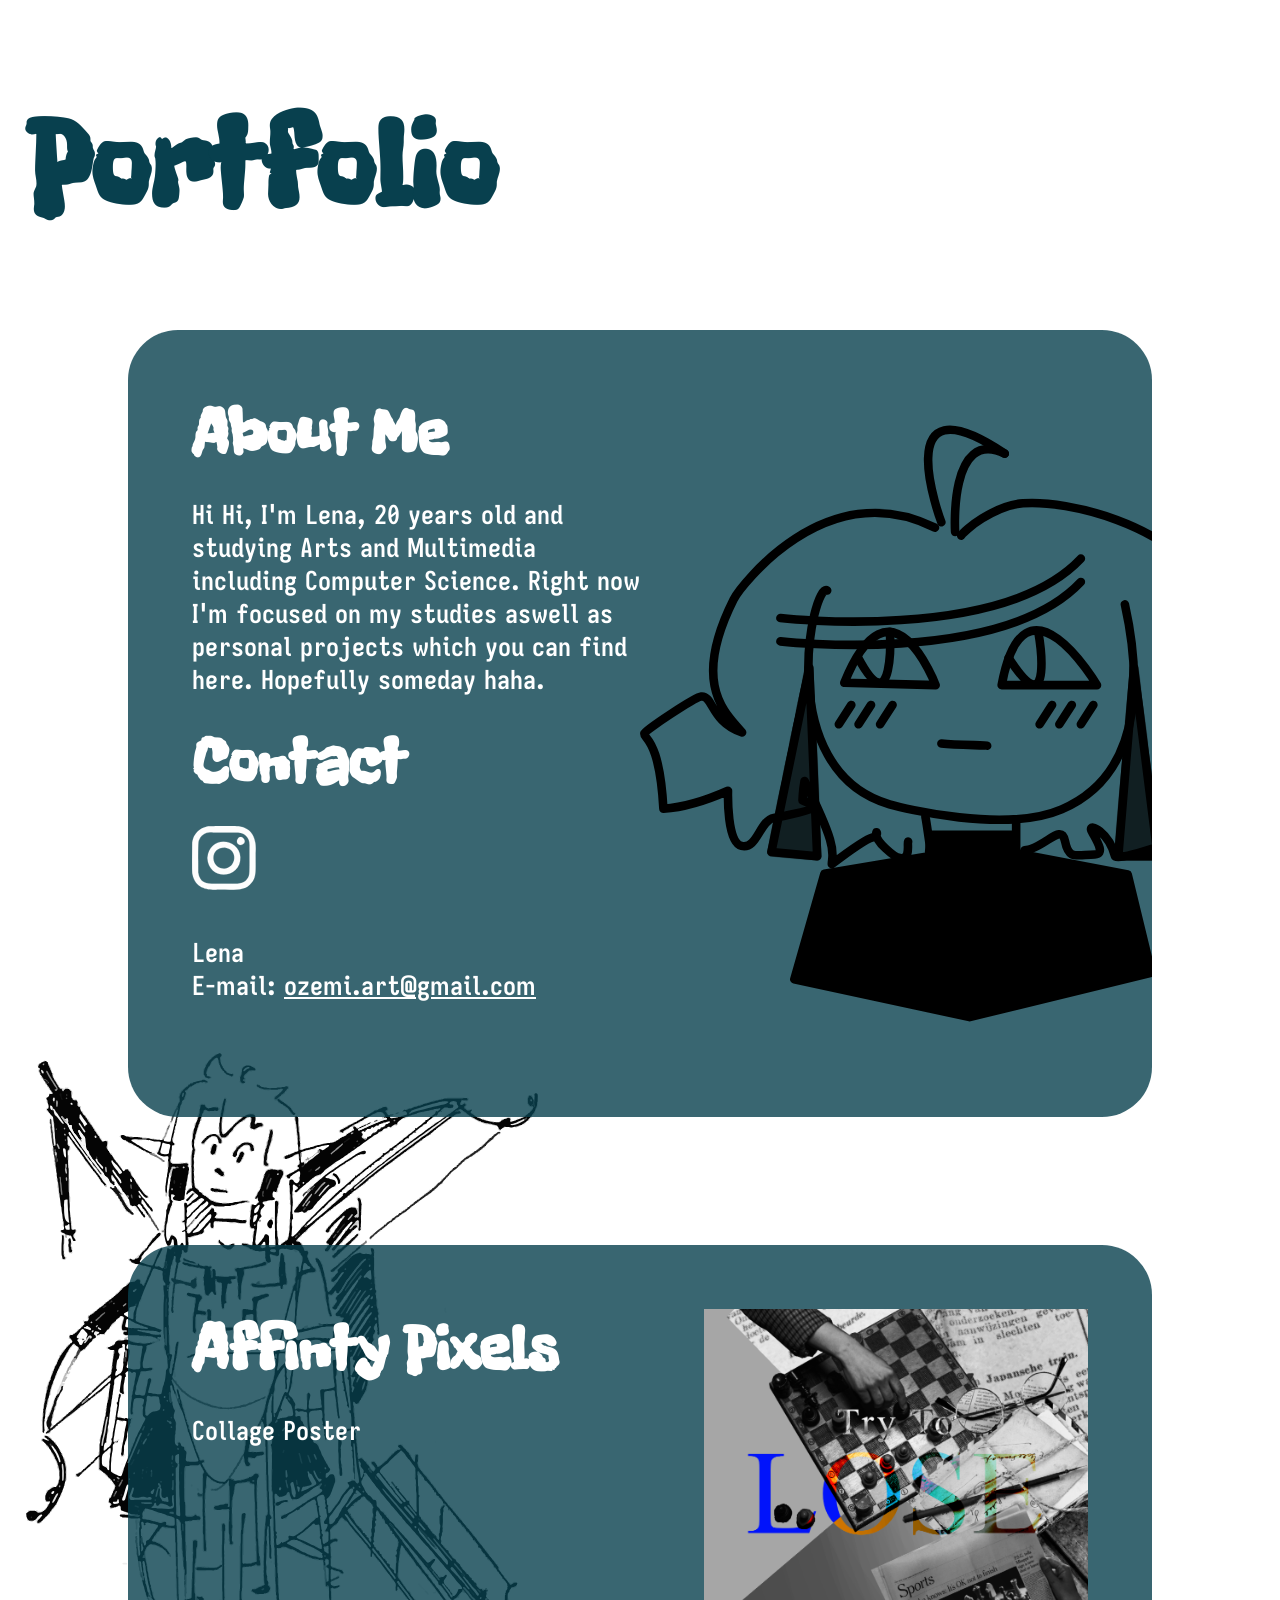
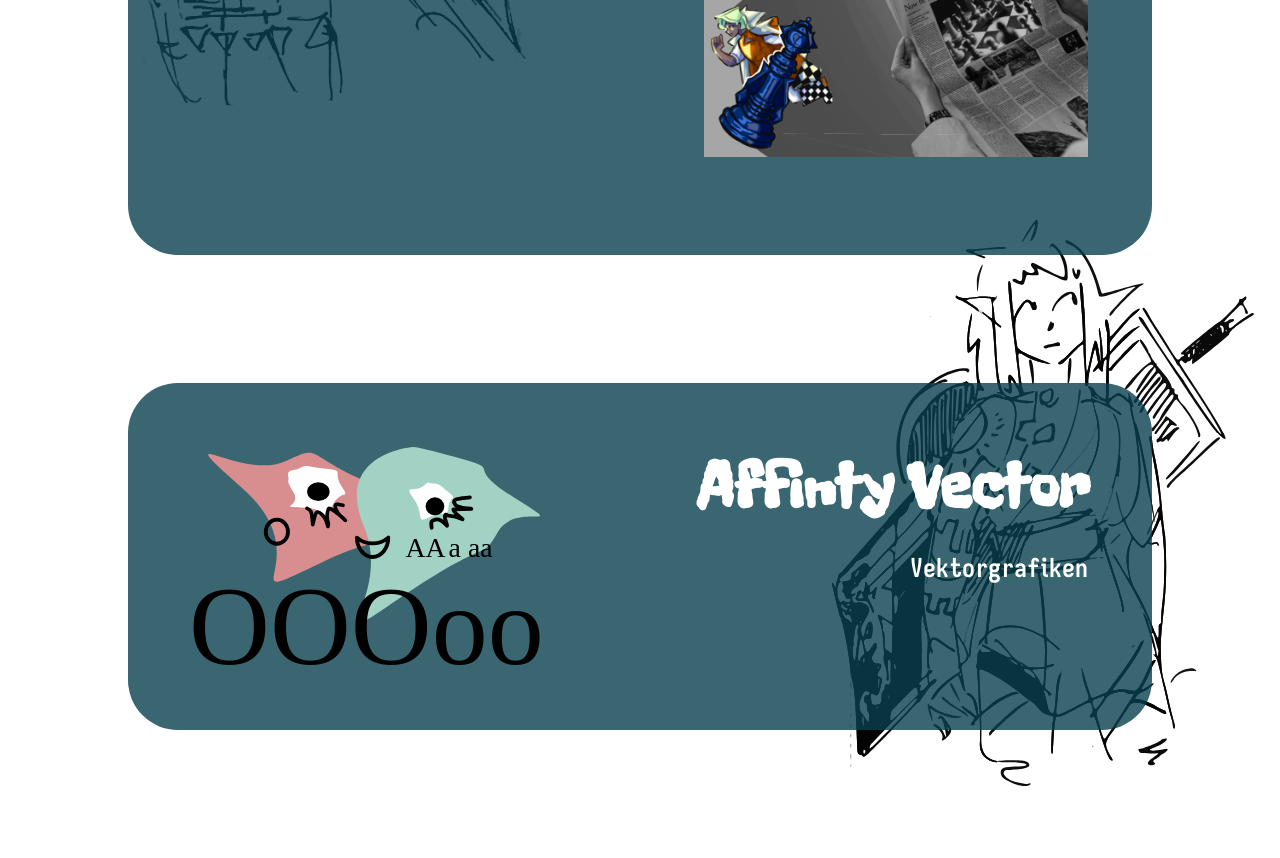
<file: index.html>
<!DOCTYPE html>
<html lang="en">
<head>
    <meta charset="UTF-8">
    <meta name="viewport" content="width=device-width, initial-scale=1.0">
    <link rel="stylesheet" href="./style.css">
    <title>Lenas Portfolio</title>
</head>
<body>
    

    <h1>Portfolio</h1>

    <div class="block"> 
        <div class="textblock">
            <h2>About Me</h2>
            <p>Hi Hi, I'm Lena, 20 years old and studying Arts and Multimedia including Computer Science. 
                Right now I'm focused on my studies aswell as personal projects which you can find here. Hopefully someday haha.
            </p>
            <h2>Contact</h2>
            <p style="display:flex; flex-direction: column; gap: 1vw; margin:auto 0;">
                <a style="display:inline-block; align-self: flex-start; margin-top: 2vw;" href="https://www.instagram.com/ozemi.art/"><img id="insta" style="width:5vw; padding:0; margin:0" src="./images/insta_white.svg" alt="Instagram"></a><br>
                <p class="nospace">Lena</p>
                <p class="nospace">E-mail: <a style="font-size: 2vw;" href="mailto:ozemi.art@gmail.com">ozemi.art@gmail.com</a></p>
            </p>
        </div>
        <img id="rafa" src="./images/avatar.svg">
    </div>

    <!--<img class="imgZW" src="./images/OOOooo.svg">-->

    <div>
        <img class="imgBACK" src="./images/link1.svg" alt="Link1" style="width: 40vw; transform: translate(0,-15vw);">
    </div>

    <div class="block"> 
        <div class="textblock">
            <h2>Affinty Pixels</h2>
            <p>Collage Poster</p> 
        </div>
            <a id="chess" href="./animation_page/animation.html">
                <img src="./animation_page/frames/14.jpg" alt="Lose Poster">
            </a>
    </div>

    
    <div id="right_img">
        <img class="imgBACK" src="./images/link2.svg" alt="Link2" style="width: 33vw; transform: translate(0,-15vw);">
    </div>
    

    <div class="block"> 

        <img id= "OO"  src="./images/OOOooo.svg" alt="">

        <div class="textblock" style="text-align: right;">
            <h2>Affinty Vector</h2>
            <p>Vektorgrafiken</p> 
        </div>
        
    </div>
    
    
    <!--<img src="./images/link2.svg">-->


</body>
</html>
</file>
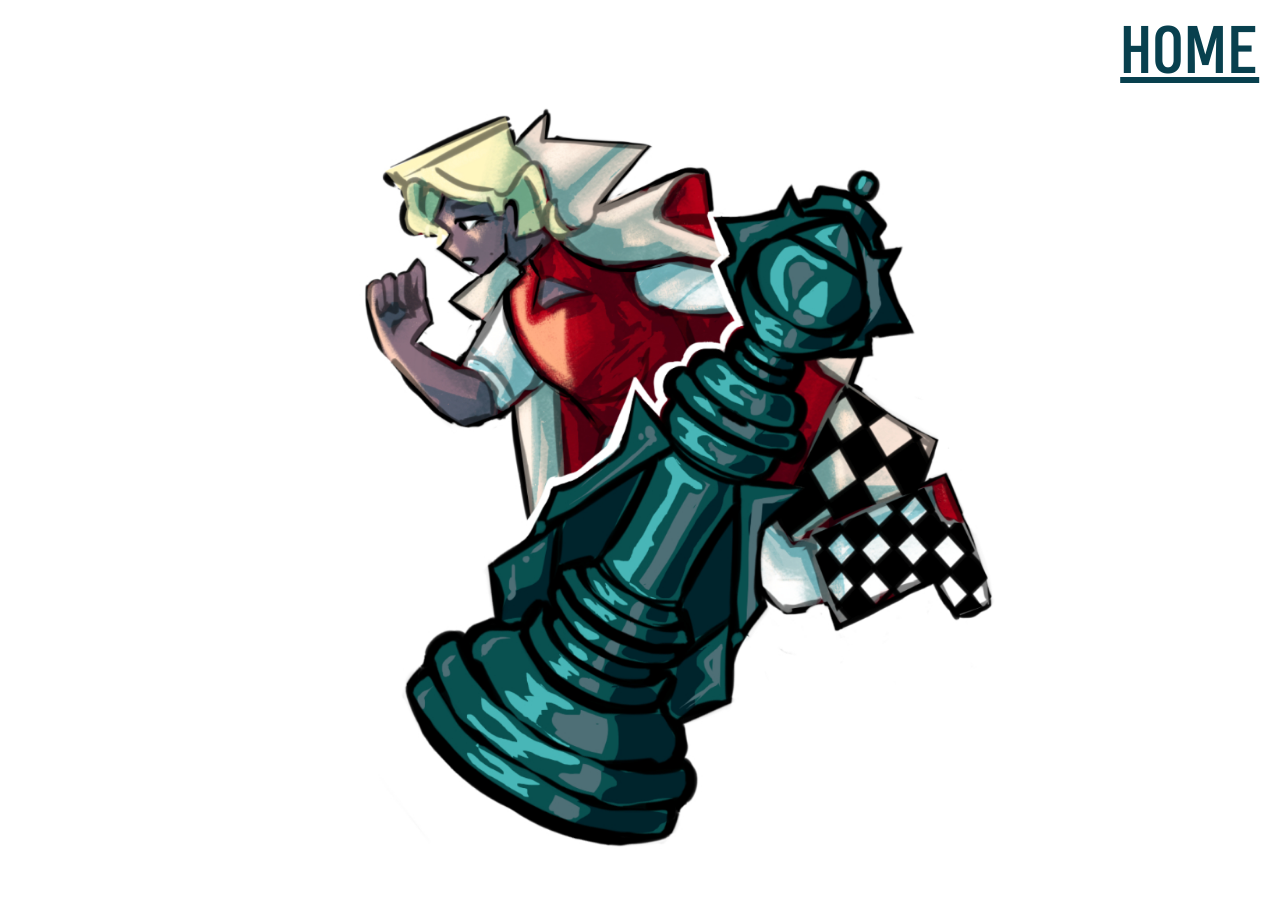
<file: animation_page/animation.html>
<!DOCTYPE html>
<html lang="en">

<head>
    <meta charset="UTF-8">
    <meta name="viewport" content="width=device-width, initial-scale=1.0">
    <title>Animation</title>
    <meta name="viewport" content="width=device-width, initial-scale=1.0, maximum-scale=1.0, user-scalable=no">
<link rel="stylesheet" href="./frames.css">
</head>

<body>
    
    <div id="right_link">
        <a id="linkBack" href="../index.html">HOME</a>
    </div>

    <div id="frame_container">


        <img id="frame" src="./frames/0.jpg" alt="animation frame">
        

    </div>

</body>

<script src="./animate_frames.js"></script>

</html>
</file>
<file: style.css>
body{
    background-color: rgb(255, 255, 255);
    margin:2vw;
    cursor:url('./images/rafa.png'), auto;

    
}





/*--------------------------*/

h1{
    font-family: freckles;
    font-size: 10vw;
    color:rgb(8, 64, 78);   
}


h2{
    font-family: freckles;
    font-size: 5vw;
    color:rgb(255, 255, 255);
    padding: 0px;
    margin:0px;
}


p, a{
    color:rgb(255, 255, 255);
    font-size: 2vw;
    font-family:isev;
    
}




a{
    font-size: 10vw;
}


/*---------ID---------*/


a #insta, a svg{
    display: block;
}


#rafa{
    
    width: 50vw;
    /*transform: translate(30%);*/
    margin-right: -15vw;
    
    
    
}


#right_img{                                                 /*Link2*/
    display: flex;
    justify-content: flex-end;
    
}

#chess img{
    width:30vw;
    transition: transform 0.3s ease;
}

#chess:hover img{
    transform: scale(1.1);
}


#OO{
    margin:0; 
    width:30vw;
    transition: transform 0.3s ease;
}

#OO:hover{
    transform: scale(1.1);
}

/*-------------CLASS----------------------*/

.block{
    display: flex;
    justify-content:space-between ;
    
    margin: 0 auto;
    margin-bottom: 10vw;
    width: 70vw;
    background-color: rgb(8, 64, 78, 0.8);
   
   
    border-radius: 50px;
    overflow: hidden;
    padding: 5vw;


    position: relative;
    z-index: 2;

}

.textblock{
    display: flex;
    flex-direction: column;
   
}





.buttons{
    width: 10vw;
}

.imgZW{
    display:flex;
    margin:auto;
    width:30vw;

}

.imgBACK{
    position: absolute;
    z-index: 1;
    

    /*transition: width 1s;*/
}

/*.imgBACK:hover{
   
    background-color: aquamarine;
    width: 20vw;
    

}
*/

.nospace{
    padding: 0;
    margin: 0;
}



/*--------------FONT---------------------------*/


@font-face {
    font-family: freckles;
    src: url(./fonts/FreckleFace-Regular.ttf);
}

@font-face {
    font-family: isev;
    src: url(./fonts/IosevkaCharon-Bold.ttf);
}


@media (orientation:portrait) {

    .imgBACK{
        width: 30vw;
    }
    
}
</file>
<file: animation_page/frames.css>
body{
    overflow: hidden;
}

#frame_container{


    width:100vw;
    display: flex;
    justify-content: center;
    overflow: hidden;

    position:relative;
    z-index: 1;


}

#frame{

    height:100vh;

}

#right_link{
    display: flex;
    justify-content: right;
    
}

#linkBack{
    font-size:5vw;
    size: 20vw;
    font-family: isev;
    color:rgb(8, 64, 78);
    position:absolute;
    z-index: 2;
    margin: 0 ;
    padding: 0 1vw;

}

#linkBack:visited{
    color:rgb(8, 64, 78);

}

#linkBack:hover{
    color:rgb(161, 236, 255);
}

#linkBack:active{
    color: rgb(160, 0, 115);
}





@font-face {
    font-family: isev;
    src: url(../fonts/IosevkaCharon-Bold.ttf);
}
</file>
